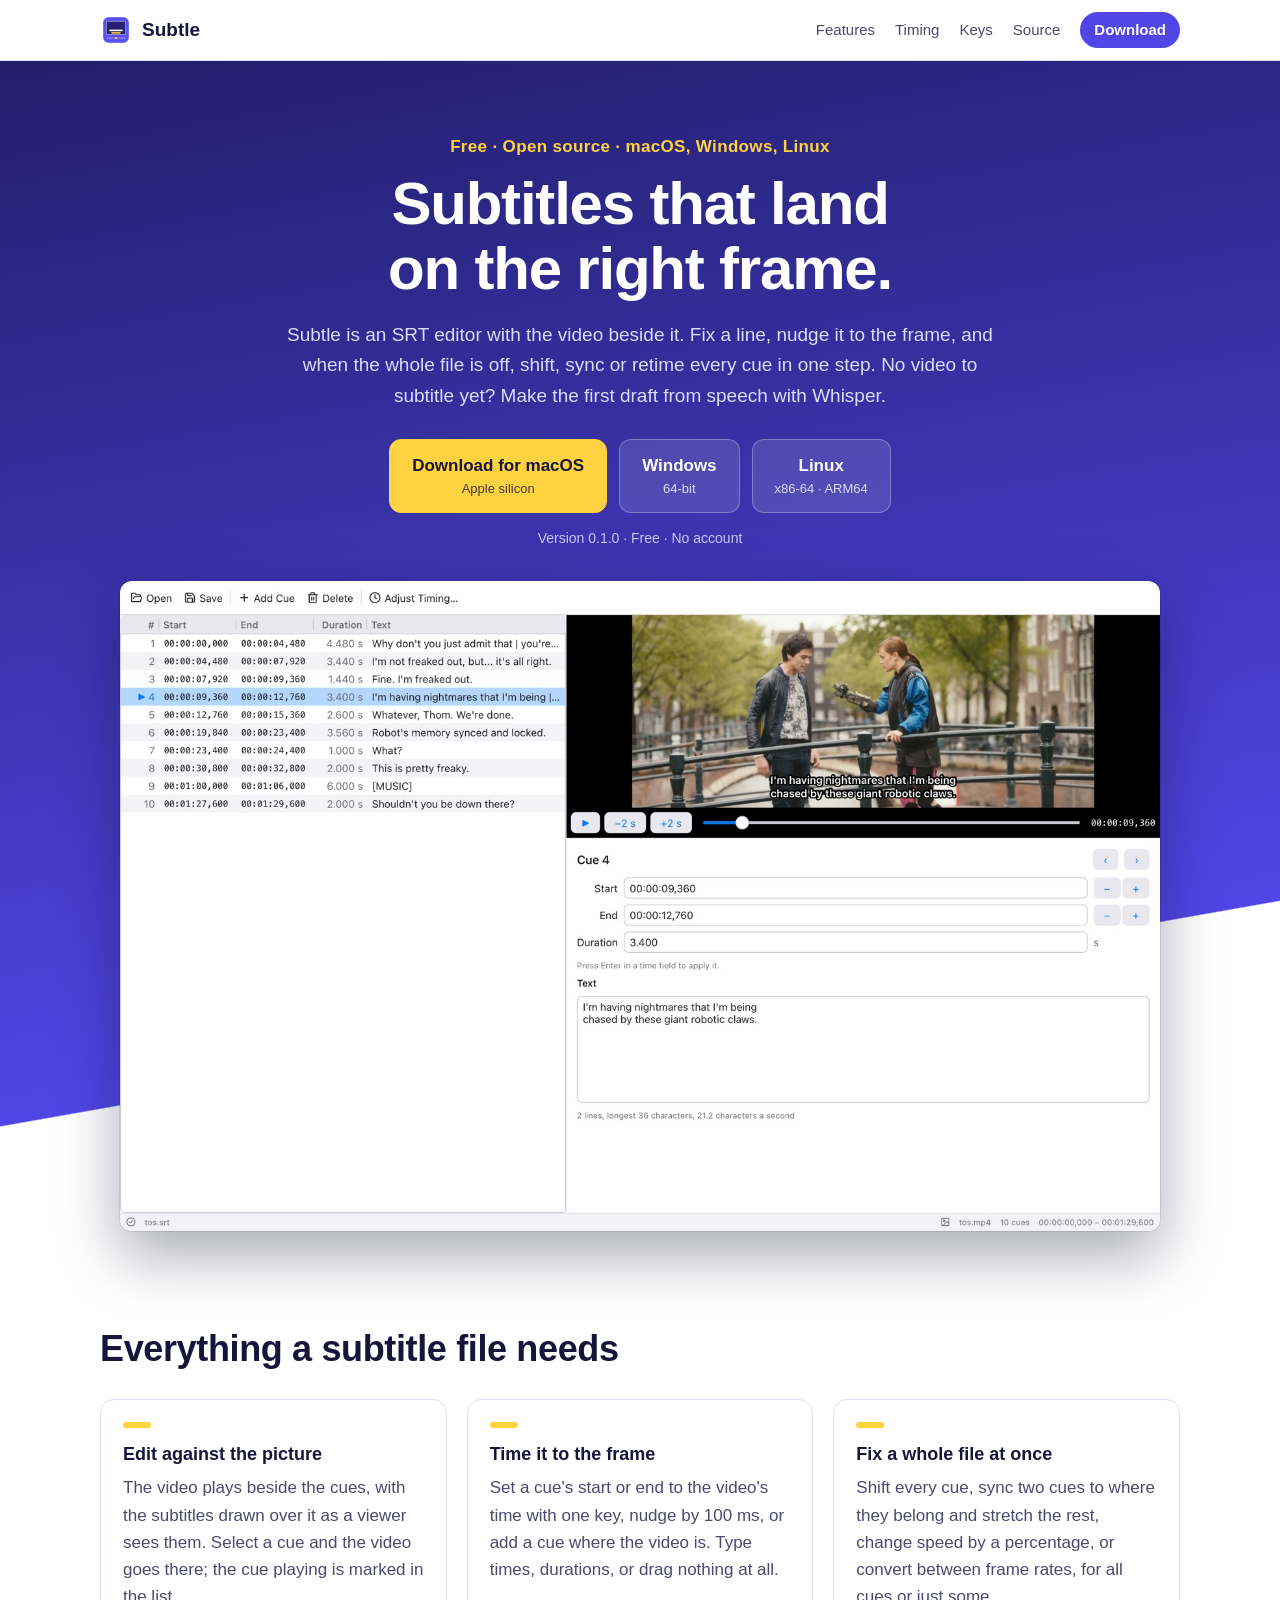
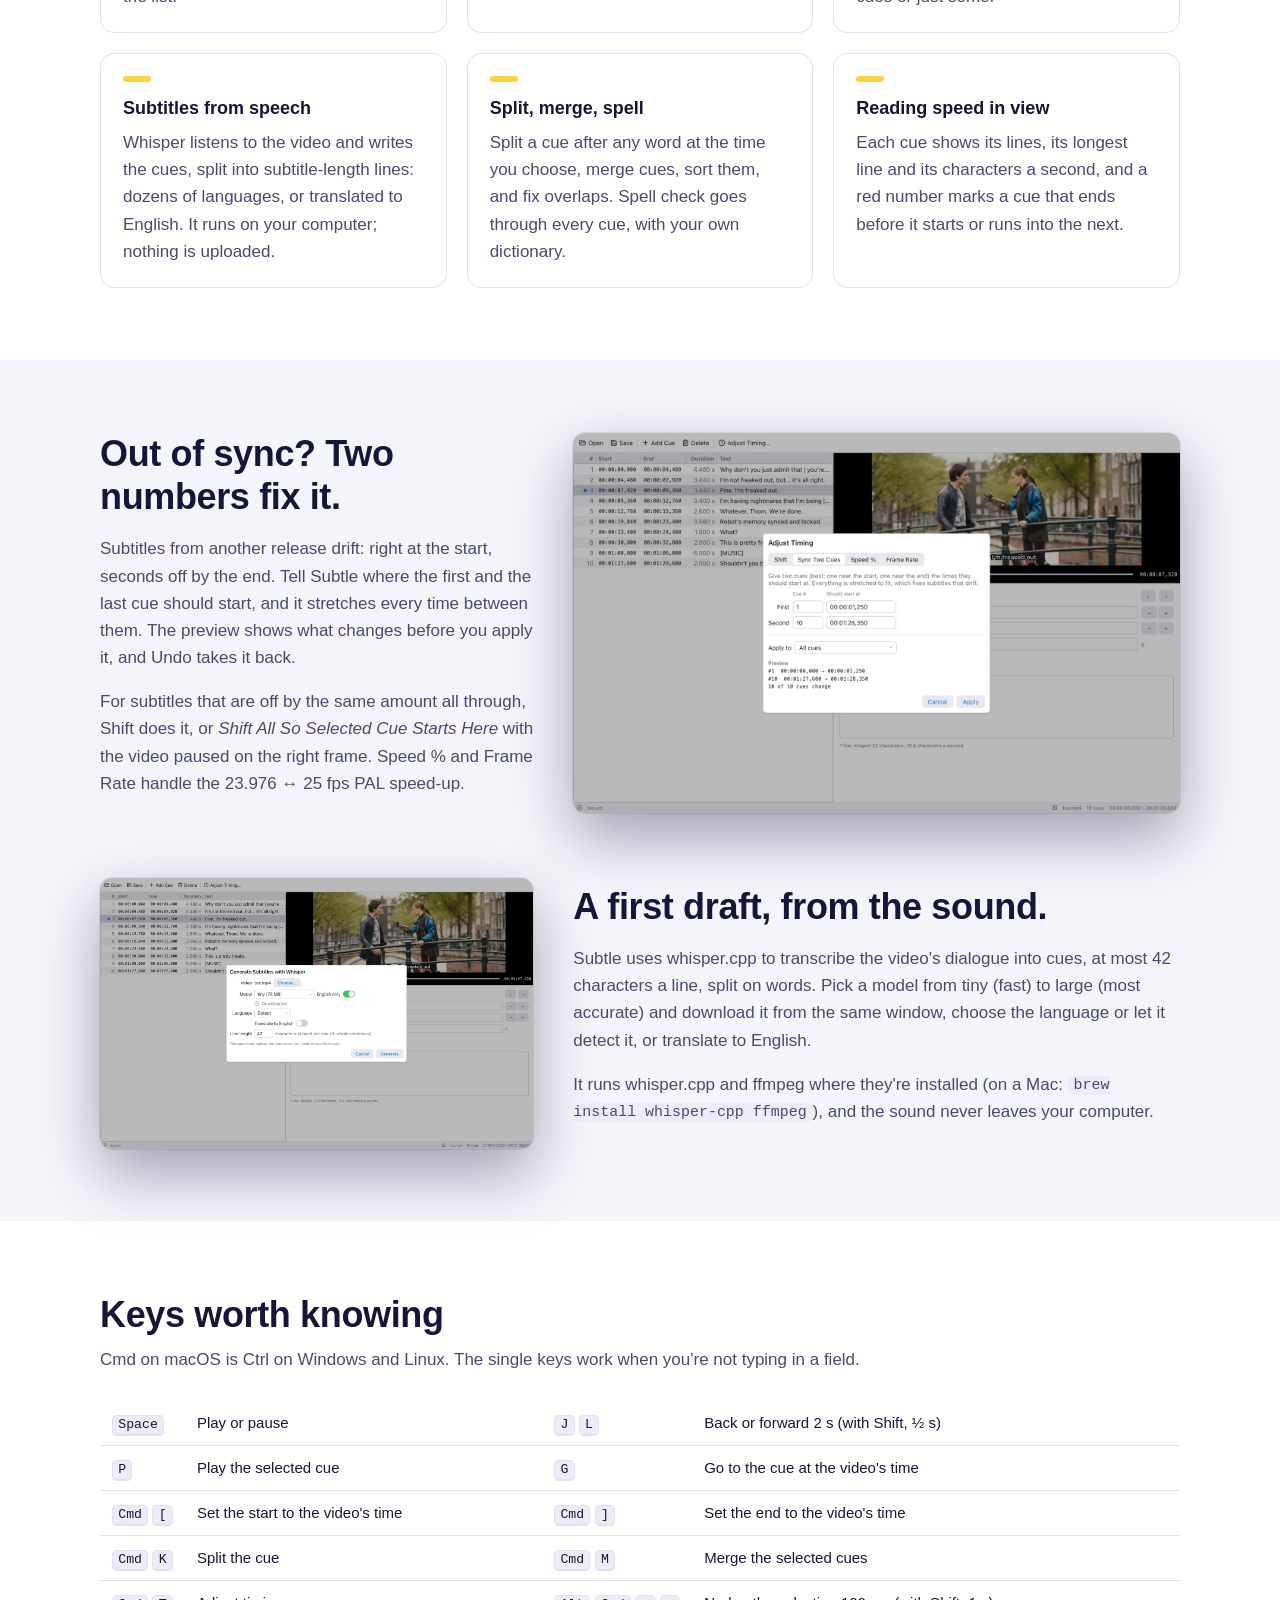
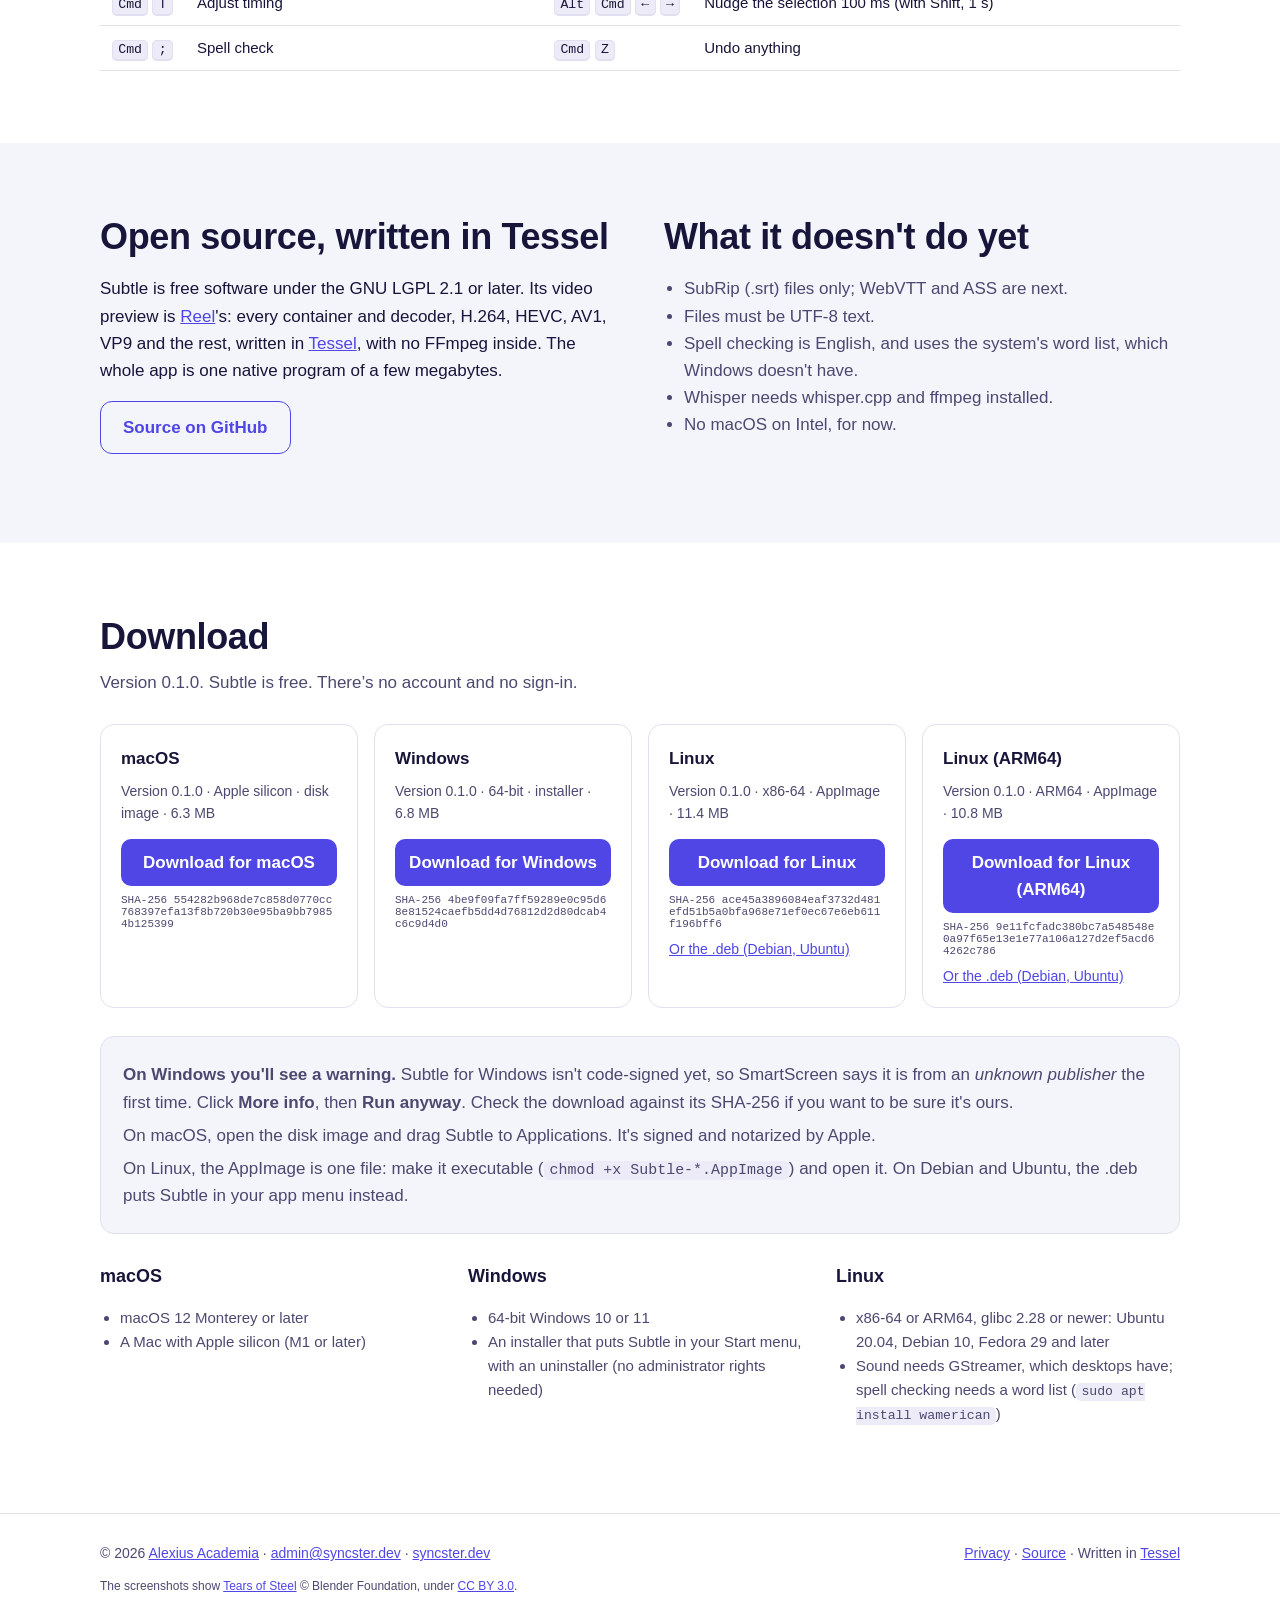
<file: website/index.html>
<!doctype html>
<!--
  Subtle's website. A static page: no build step, no dependencies.
  The download buttons and cards are filled from downloads.json, the
  release feed tools/publish.sh writes.

  Author: Alexius Academia
  Date: 2026-11-23 (download counting: 2026-11-23)
-->
<html lang="en">
<head>
  <meta charset="utf-8">
  <meta name="author" content="Alexius Academia">
  <meta name="viewport" content="width=device-width, initial-scale=1">
  <title>Subtle — an SRT subtitle editor with video preview</title>
  <meta name="description" content="Subtle is a free, open-source SRT subtitle editor for macOS, Windows and Linux: edit cues against the video, shift, sync and retime whole files, split and merge, spell check, and make subtitles from speech with Whisper.">
  <meta name="color-scheme" content="light dark">
  <meta name="theme-color" content="#231e6b">
  <meta property="og:title" content="Subtle — an SRT subtitle editor">
  <meta property="og:description" content="Edit subtitles against the video, fix their timing in one step, and make them from speech with Whisper. Free and open source, for macOS, Windows and Linux.">
  <meta property="og:image" content="https://subtle.syncster.dev/assets/main.jpg">
  <link rel="icon" type="image/png" href="assets/favicon.png">
  <link rel="apple-touch-icon" href="assets/apple-touch-icon.png">
  <link rel="stylesheet" href="styles.css">
</head>
<body>
  <header class="top">
    <div class="wrap bar">
      <a class="brand" href="#">
        <img src="assets/icon.png" alt="" width="32" height="32">
        <span>Subtle</span>
      </a>
      <nav>
        <a href="#features">Features</a>
        <a href="#timing">Timing</a>
        <a href="#keys">Keys</a>
        <a href="https://github.com/alexiusacademia/subtle">Source</a>
        <a class="pill" href="#download">Download</a>
      </nav>
    </div>
  </header>

  <main>
    <section class="hero">
      <div class="wrap">
        <p class="eyebrow">Free · Open source · macOS, Windows, Linux</p>
        <h1>Subtitles that land<br>on the right frame.</h1>
        <p class="lede">Subtle is an SRT editor with the video beside it. Fix a line, nudge it to the frame, and when the whole file is off, shift, sync or retime every cue in one step. No video to subtitle yet? Make the first draft from speech with Whisper.</p>
        <div class="hero-get">
          <a class="btn primary" id="hero-macos" href="#download">Download for macOS <small>Apple silicon</small></a>
          <a class="btn" id="hero-windows" href="#download">Windows <small>64-bit</small></a>
          <a class="btn" id="hero-linux" href="#download">Linux <small>x86-64 · ARM64</small></a>
        </div>
        <p class="fine" id="hero-version">Free · No account</p>
        <figure class="shot">
          <img src="assets/main.jpg" alt="Subtle with an SRT file open: the cues in a table, the video playing above the cue editor with the subtitle drawn over the picture, and the cue showing marked with a play arrow" width="1600" height="1000">
        </figure>
      </div>
    </section>

    <section class="features" id="features">
      <div class="wrap">
        <h2>Everything a subtitle file needs</h2>
        <div class="grid">
          <article>
            <h3>Edit against the picture</h3>
            <p>The video plays beside the cues, with the subtitles drawn over it as a viewer sees them. Select a cue and the video goes there; the cue playing is marked in the list.</p>
          </article>
          <article>
            <h3>Time it to the frame</h3>
            <p>Set a cue's start or end to the video's time with one key, nudge by 100 ms, or add a cue where the video is. Type times, durations, or drag nothing at all.</p>
          </article>
          <article>
            <h3>Fix a whole file at once</h3>
            <p>Shift every cue, sync two cues to where they belong and stretch the rest, change speed by a percentage, or convert between frame rates, for all cues or just some.</p>
          </article>
          <article>
            <h3>Subtitles from speech</h3>
            <p>Whisper listens to the video and writes the cues, split into subtitle-length lines: dozens of languages, or translated to English. It runs on your computer; nothing is uploaded.</p>
          </article>
          <article>
            <h3>Split, merge, spell</h3>
            <p>Split a cue after any word at the time you choose, merge cues, sort them, and fix overlaps. Spell check goes through every cue, with your own dictionary.</p>
          </article>
          <article>
            <h3>Reading speed in view</h3>
            <p>Each cue shows its lines, its longest line and its characters a second, and a red number marks a cue that ends before it starts or runs into the next.</p>
          </article>
        </div>
      </div>
    </section>

    <section class="tour band" id="timing">
      <div class="wrap">
        <div class="row">
          <div class="text">
            <h2>Out of sync? Two numbers fix it.</h2>
            <p>Subtitles from another release drift: right at the start, seconds off by the end. Tell Subtle where the first and the last cue should start, and it stretches every time between them. The preview shows what changes before you apply it, and Undo takes it back.</p>
            <p>For subtitles that are off by the same amount all through, Shift does it, or <em>Shift All So Selected Cue Starts Here</em> with the video paused on the right frame. Speed % and Frame Rate handle the 23.976 ↔ 25 fps PAL speed-up.</p>
          </div>
          <figure class="shot"><img src="assets/timing.jpg" alt="The Adjust Timing sheet with Sync Two Cues chosen: the first cue should start at 00:00:01,250 and the tenth at 00:01:28,350, with a preview of the change" width="1600" height="1000" loading="lazy"></figure>
        </div>
        <div class="row flip">
          <div class="text">
            <h2>A first draft, from the sound.</h2>
            <p>Subtle uses whisper.cpp to transcribe the video's dialogue into cues, at most 42 characters a line, split on words. Pick a model from tiny (fast) to large (most accurate) and download it from the same window, choose the language or let it detect it, or translate to English.</p>
            <p>It runs whisper.cpp and ffmpeg where they're installed (on a Mac: <code>brew install whisper-cpp ffmpeg</code>), and the sound never leaves your computer.</p>
          </div>
          <figure class="shot"><img src="assets/whisper.jpg" alt="The Generate Subtitles with Whisper sheet: the video, the tiny model downloaded, English only, language detection, translate to English and a 42-character line length" width="1600" height="1000" loading="lazy"></figure>
        </div>
      </div>
    </section>

    <section class="keys" id="keys">
      <div class="wrap">
        <h2>Keys worth knowing</h2>
        <p class="sub">Cmd on macOS is Ctrl on Windows and Linux. The single keys work when you're not typing in a field.</p>
        <table>
          <tbody>
            <tr><td><kbd>Space</kbd></td><td>Play or pause</td><td><kbd>J</kbd> <kbd>L</kbd></td><td>Back or forward 2 s (with Shift, ½ s)</td></tr>
            <tr><td><kbd>P</kbd></td><td>Play the selected cue</td><td><kbd>G</kbd></td><td>Go to the cue at the video's time</td></tr>
            <tr><td><kbd>Cmd</kbd> <kbd>[</kbd></td><td>Set the start to the video's time</td><td><kbd>Cmd</kbd> <kbd>]</kbd></td><td>Set the end to the video's time</td></tr>
            <tr><td><kbd>Cmd</kbd> <kbd>K</kbd></td><td>Split the cue</td><td><kbd>Cmd</kbd> <kbd>M</kbd></td><td>Merge the selected cues</td></tr>
            <tr><td><kbd>Cmd</kbd> <kbd>T</kbd></td><td>Adjust timing</td><td><kbd>Alt</kbd> <kbd>Cmd</kbd> <kbd>←</kbd> <kbd>→</kbd></td><td>Nudge the selection 100 ms (with Shift, 1 s)</td></tr>
            <tr><td><kbd>Cmd</kbd> <kbd>;</kbd></td><td>Spell check</td><td><kbd>Cmd</kbd> <kbd>Z</kbd></td><td>Undo anything</td></tr>
          </tbody>
        </table>
      </div>
    </section>

    <section class="open band" id="source">
      <div class="wrap two">
        <div>
          <h2>Open source, written in Tessel</h2>
          <p>Subtle is free software under the GNU LGPL 2.1 or later. Its video preview is <a href="https://reel.syncster.dev">Reel</a>'s: every container and decoder, H.264, HEVC, AV1, VP9 and the rest, written in <a href="https://tessel-lang.syncster.dev">Tessel</a>, with no FFmpeg inside. The whole app is one native program of a few megabytes.</p>
          <p><a class="btn" href="https://github.com/alexiusacademia/subtle">Source on GitHub</a></p>
        </div>
        <div>
          <h2>What it doesn't do yet</h2>
          <ul>
            <li>SubRip (.srt) files only; WebVTT and ASS are next.</li>
            <li>Files must be UTF-8 text.</li>
            <li>Spell checking is English, and uses the system's word list, which Windows doesn't have.</li>
            <li>Whisper needs whisper.cpp and ffmpeg installed.</li>
            <li>No macOS on Intel, for now.</li>
          </ul>
        </div>
      </div>
    </section>

    <section class="downloads" id="download">
      <div class="wrap">
        <h2>Download</h2>
        <p class="sub" id="version-line">Subtle is free. There's no account and no sign-in.</p>
        <div class="cards" id="cards">
          <!-- Filled by the script below from downloads.json -->
        </div>

        <div class="callout">
          <p><strong>On Windows you'll see a warning.</strong> Subtle for Windows isn't code-signed yet, so SmartScreen says it is from an <em>unknown publisher</em> the first time. Click <strong>More info</strong>, then <strong>Run anyway</strong>. Check the download against its SHA-256 if you want to be sure it's ours.</p>
          <p>On macOS, open the disk image and drag Subtle to Applications. It's signed and notarized by Apple.</p>
          <p>On Linux, the AppImage is one file: make it executable (<code>chmod +x Subtle-*.AppImage</code>) and open it. On Debian and Ubuntu, the .deb puts Subtle in your app menu instead.</p>
        </div>

        <div class="reqs">
          <div>
            <h3>macOS</h3>
            <ul>
              <li>macOS 12 Monterey or later</li>
              <li>A Mac with Apple silicon (M1 or later)</li>
            </ul>
          </div>
          <div>
            <h3>Windows</h3>
            <ul>
              <li>64-bit Windows 10 or 11</li>
              <li>An installer that puts Subtle in your Start menu, with an uninstaller (no administrator rights needed)</li>
            </ul>
          </div>
          <div>
            <h3>Linux</h3>
            <ul>
              <li>x86-64 or ARM64, glibc 2.28 or newer: Ubuntu 20.04, Debian 10, Fedora 29 and later</li>
              <li>Sound needs GStreamer, which desktops have; spell checking needs a word list (<code>sudo apt install wamerican</code>)</li>
            </ul>
          </div>
        </div>
      </div>
    </section>
  </main>

  <footer>
    <div class="wrap foot">
      <span>© 2026 <a href="https://syncster.dev" rel="author">Alexius Academia</a> · <a href="mailto:admin@syncster.dev">admin@syncster.dev</a> · <a href="https://syncster.dev">syncster.dev</a></span>
      <span><a href="privacy.html">Privacy</a> · <a href="https://github.com/alexiusacademia/subtle">Source</a> · Written in <a href="https://tessel-lang.syncster.dev">Tessel</a></span>
    </div>
    <p class="wrap credit">The screenshots show <a href="https://mango.blender.org">Tears of Steel</a> © Blender Foundation, under <a href="https://creativecommons.org/licenses/by/3.0/">CC BY 3.0</a>.</p>
  </footer>

  <script>
    // The download buttons. downloads.json is the release feed: for each
    // system its newest version, link, checksum and size (and on Linux the
    // .deb beside the AppImage). A system without a link says "Coming soon".
    const platforms = [
      { key: 'macos', name: 'macOS', hint: 'Apple silicon · disk image', hero: 'hero-macos' },
      { key: 'windows', name: 'Windows', hint: '64-bit · installer', hero: 'hero-windows' },
      { key: 'linux', name: 'Linux', hint: 'x86-64 · AppImage', hero: 'hero-linux' },
      { key: 'linux_arm64', name: 'Linux (ARM64)', hint: 'ARM64 · AppImage', hero: '' },
    ]

    function render(data) {
      data = data && typeof data === 'object' ? data : {}
      const cards = document.getElementById('cards')
      cards.innerHTML = ''
      let shown = ''
      for (const p of platforms) {
        const link = data[p.key] || {}
        const ready = typeof link.url === 'string' && link.url !== ''
        const card = document.createElement('div')
        card.className = 'card'
        const title = document.createElement('strong')
        title.textContent = p.name
        const meta = document.createElement('span')
        meta.className = 'meta'
        const parts = []
        if (ready && link.version) parts.push('Version ' + link.version)
        parts.push(p.hint)
        if (ready && link.size > 0) parts.push((link.size / 1048576).toFixed(1) + ' MB')
        meta.textContent = parts.join(' · ')
        card.append(title, meta)
        if (ready) {
          const get = document.createElement('a')
          get.className = 'get'
          get.href = link.url
          get.textContent = 'Download for ' + p.name
          card.append(get)
          if (link.sha256) {
            const sum = document.createElement('span')
            sum.className = 'sum'
            sum.textContent = 'SHA-256 ' + link.sha256
            card.append(sum)
          }
          if (link.deb) {
            const other = document.createElement('a')
            other.href = link.deb
            other.textContent = 'Or the .deb (Debian, Ubuntu)'
            card.append(other)
          }
          if (!shown) shown = link.version
        } else {
          const soon = document.createElement('span')
          soon.className = 'soon'
          soon.textContent = 'Coming soon'
          card.append(soon)
        }
        cards.append(card)
        const hero = p.hero ? document.getElementById(p.hero) : null
        if (hero && ready) hero.href = link.url
      }
      if (shown) {
        document.getElementById('hero-version').textContent = 'Version ' + shown + ' · Free · No account'
        document.getElementById('version-line').textContent = 'Version ' + shown + '. Subtle is free. There’s no account and no sign-in.'
      }
    }

    render({})
    fetch('downloads.json', { cache: 'no-cache' })
      .then(r => r.ok ? r.json() : {})
      .then(render)
      .catch(() => {})

    // Counts a download: pressing a link to a download tells the statistics
    // service which product, version and system, and nothing about the
    // visitor (see the privacy page).
    document.addEventListener('click', (event) => {
      const link = event.target.closest ? event.target.closest('a[href]') : null
      if (!link) return
      const found = /storage\.googleapis\.com\/subtle-downloads\/(?:.*\/)?v?(\d+(?:\.\d+)+)\/[^/]+\.(dmg|exe|AppImage|deb)$/.exec(link.href)
      if (!found) return
      const system = found[2] === 'exe' ? 'windows' : /AppImage|deb/.test(found[2]) ? 'linux' : 'macos'
      const ping = 'https://stats.syncster.dev/v1/ping?app=subtle&type=download&v=' + found[1] + '&os=' + system
      if (navigator.sendBeacon) navigator.sendBeacon(ping)
      else new Image().src = ping
    })
  </script>
</body>
</html>
</file>
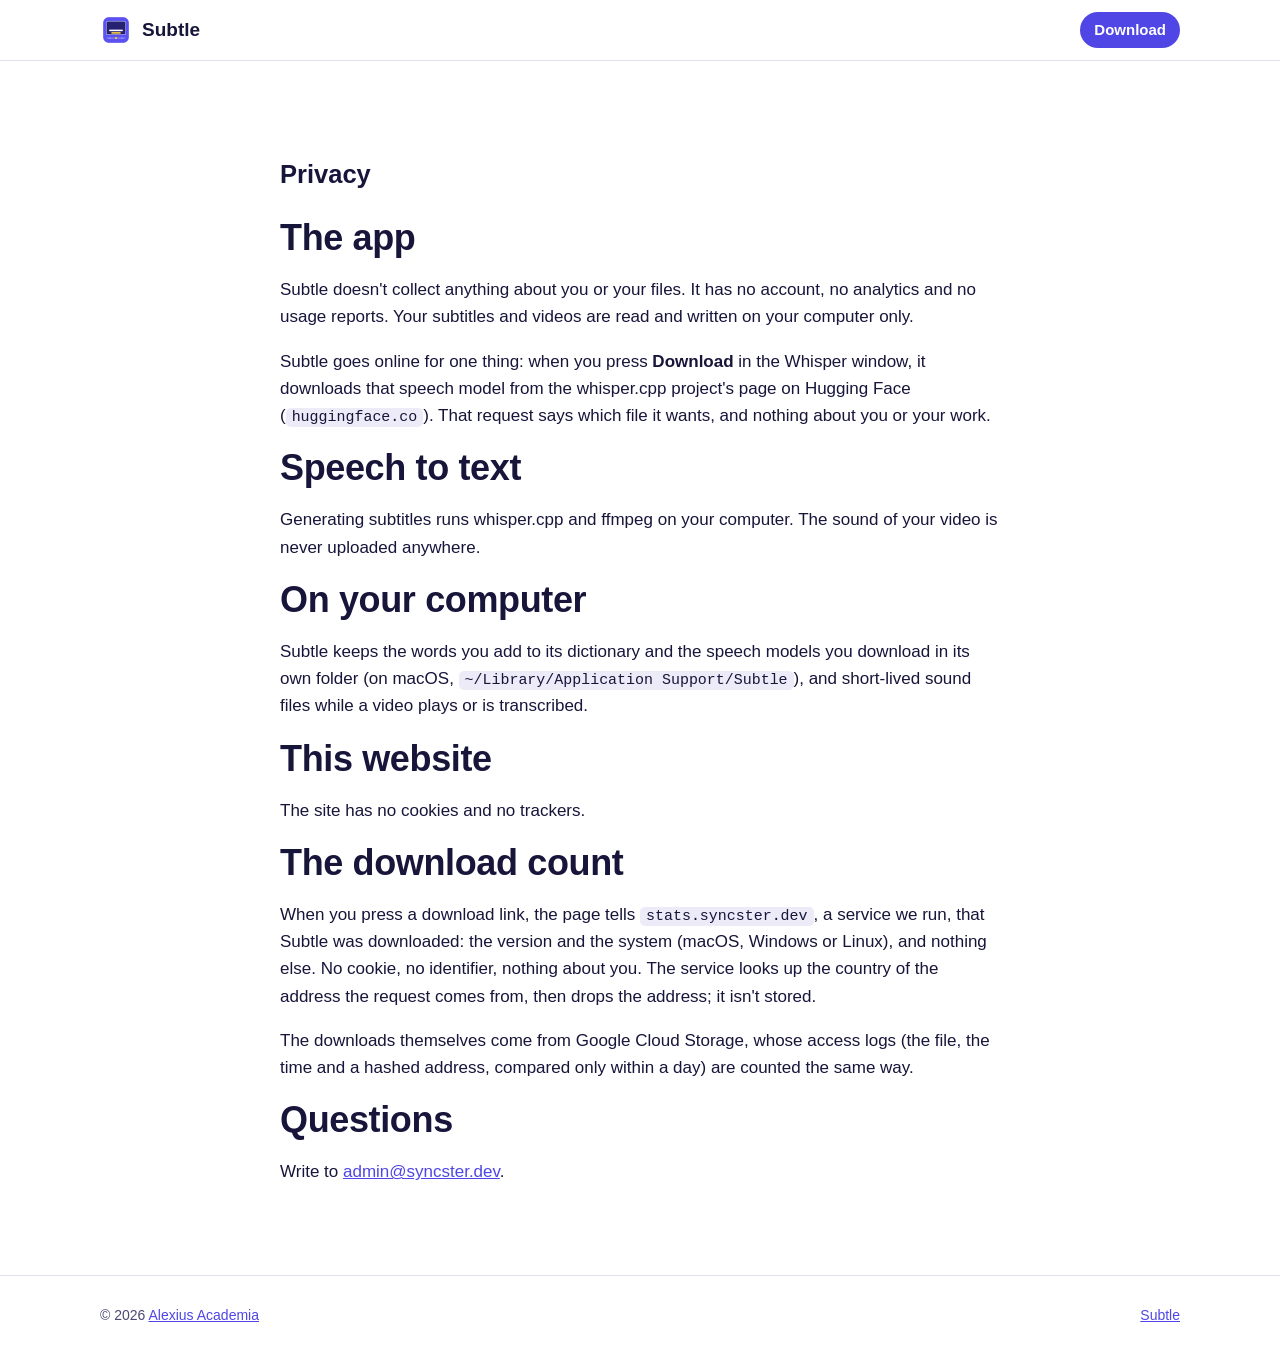
<file: website/privacy.html>
<!doctype html>
<!--
  Subtle's privacy page. Author: Alexius Academia. Date: 2026-11-23
-->
<html lang="en">
<head>
  <meta charset="utf-8">
  <meta name="viewport" content="width=device-width, initial-scale=1">
  <title>Privacy — Subtle</title>
  <meta name="color-scheme" content="light dark">
  <link rel="icon" type="image/png" href="assets/favicon.png">
  <link rel="stylesheet" href="styles.css">
</head>
<body>
  <header class="top">
    <div class="wrap bar">
      <a class="brand" href="./"><img src="assets/icon.png" alt="" width="32" height="32"><span>Subtle</span></a>
      <nav><a class="pill" href="./#download">Download</a></nav>
    </div>
  </header>
  <main>
    <section>
      <div class="wrap" style="max-width: 760px">
        <h1>Privacy</h1>
        <h2>The app</h2>
        <p>Subtle doesn't collect anything about you or your files. It has no account, no analytics and no usage reports. Your subtitles and videos are read and written on your computer only.</p>
        <p>Subtle goes online for one thing: when you press <strong>Download</strong> in the Whisper window, it downloads that speech model from the whisper.cpp project's page on Hugging Face (<code>huggingface.co</code>). That request says which file it wants, and nothing about you or your work.</p>
        <h2>Speech to text</h2>
        <p>Generating subtitles runs whisper.cpp and ffmpeg on your computer. The sound of your video is never uploaded anywhere.</p>
        <h2>On your computer</h2>
        <p>Subtle keeps the words you add to its dictionary and the speech models you download in its own folder (on macOS, <code>~/Library/Application Support/Subtle</code>), and short-lived sound files while a video plays or is transcribed.</p>
        <h2>This website</h2>
        <p>The site has no cookies and no trackers.</p>
        <h2>The download count</h2>
        <p>When you press a download link, the page tells <code>stats.syncster.dev</code>, a service we run, that Subtle was downloaded: the version and the system (macOS, Windows or Linux), and nothing else. No cookie, no identifier, nothing about you. The service looks up the country of the address the request comes from, then drops the address; it isn't stored.</p>
        <p>The downloads themselves come from Google Cloud Storage, whose access logs (the file, the time and a hashed address, compared only within a day) are counted the same way.</p>
        <h2>Questions</h2>
        <p>Write to <a href="mailto:admin@syncster.dev">admin@syncster.dev</a>.</p>
      </div>
    </section>
  </main>
  <footer><div class="wrap foot"><span>© 2026 <a href="https://syncster.dev">Alexius Academia</a></span><span><a href="./">Subtle</a></span></div></footer>
</body>
</html>
</file>
<file: website/styles.css>
/* Subtle's website: the icon's indigo and caption yellow, light and dark.
   Author: Alexius Academia. Date: 2026-11-23 */
:root {
  --bg: #ffffff;
  --bg-band: #f4f4fb;
  --ink: #17153a;
  --ink-soft: #4b4970;
  --line: #e1e0f0;
  --brand: #4f46e5;
  --brand-ink: #ffffff;
  --accent: #ffd23f;
  --card: #ffffff;
  --code: #ecebf7;
  --hero-from: #231e6b;
  --hero-to: #4f46e5;
}
@media (prefers-color-scheme: dark) {
  :root {
    --bg: #0f0e24;
    --bg-band: #16143a;
    --ink: #ecebff;
    --ink-soft: #aeacd6;
    --line: #2b2860;
    --brand: #7b74ff;
    --brand-ink: #0f0e24;
    --card: #1a1842;
    --code: #24215a;
    --hero-from: #0f0e24;
    --hero-to: #2b2491;
  }
}
* { box-sizing: border-box; }
html { scroll-behavior: smooth; }
body {
  margin: 0;
  background: var(--bg);
  color: var(--ink);
  font: 17px/1.6 -apple-system, BlinkMacSystemFont, "Segoe UI", Inter, Roboto, sans-serif;
}
a { color: var(--brand); }
code, kbd {
  font: 0.88em ui-monospace, SFMono-Regular, Menlo, Consolas, monospace;
  background: var(--code);
  padding: 0.1em 0.4em;
  border-radius: 5px;
}
kbd { border: 1px solid var(--line); border-bottom-width: 2px; white-space: nowrap; }
.wrap { max-width: 1120px; margin: 0 auto; padding: 0 20px; }

.top {
  position: sticky; top: 0; z-index: 10;
  background: color-mix(in srgb, var(--bg) 88%, transparent);
  backdrop-filter: saturate(1.4) blur(12px);
  border-bottom: 1px solid var(--line);
}
.bar { display: flex; align-items: center; justify-content: space-between; height: 60px; gap: 16px; }
.brand { display: flex; align-items: center; gap: 10px; font-weight: 700; font-size: 19px; color: var(--ink); text-decoration: none; }
nav { display: flex; align-items: center; gap: 20px; font-size: 15px; }
nav a { color: var(--ink-soft); text-decoration: none; }
nav a:hover { color: var(--ink); }
nav .pill { background: var(--brand); color: var(--brand-ink); padding: 6px 14px; border-radius: 999px; font-weight: 600; }
@media (max-width: 720px) { nav a:not(.pill) { display: none; } }

.hero {
  background: linear-gradient(170deg, var(--hero-from), var(--hero-to) 75%, var(--bg) 75.1%);
  color: #fff;
  padding: 72px 0 24px;
  text-align: center;
}
.eyebrow { color: var(--accent); font-weight: 600; letter-spacing: 0.02em; margin: 0 0 12px; }
.hero h1 { font-size: clamp(34px, 6vw, 60px); line-height: 1.08; margin: 0 0 18px; letter-spacing: -0.02em; }
.lede { max-width: 720px; margin: 0 auto 28px; font-size: 19px; color: #dcdbff; }
.hero-get { display: flex; gap: 12px; justify-content: center; flex-wrap: wrap; }
.btn {
  display: inline-flex; flex-direction: column; align-items: center;
  padding: 12px 22px; border-radius: 12px; font-weight: 600; text-decoration: none;
  background: rgba(255, 255, 255, 0.12); color: inherit; border: 1px solid rgba(255, 255, 255, 0.28);
}
.btn small { font-weight: 400; opacity: 0.8; font-size: 13px; }
.btn.primary { background: var(--accent); color: #17153a; border-color: var(--accent); }
.open .btn { color: var(--brand); border-color: var(--brand); background: transparent; }
.fine { font-size: 14px; color: #c7c5f5; margin: 14px 0 32px; }
.shot { margin: 0; }
.shot img {
  width: 100%; height: auto; display: block;
  border-radius: 12px;
  box-shadow: 0 24px 60px rgba(10, 8, 40, 0.35), 0 0 0 1px rgba(0, 0, 0, 0.08);
}
.hero .shot { max-width: 1040px; margin: 0 auto; }

section { padding: 72px 0; }
.band { background: var(--bg-band); }
h2 { font-size: clamp(26px, 3.4vw, 36px); line-height: 1.2; margin: 0 0 16px; letter-spacing: -0.01em; }
h3 { margin: 0 0 6px; font-size: 18px; }
.sub { color: var(--ink-soft); margin: -6px 0 28px; }

.grid { display: grid; grid-template-columns: repeat(auto-fit, minmax(300px, 1fr)); gap: 20px; margin-top: 28px; }
.grid article { background: var(--card); border: 1px solid var(--line); border-radius: 14px; padding: 22px; }
.grid article h3::before { content: ""; display: block; width: 28px; height: 6px; border-radius: 3px; background: var(--accent); margin-bottom: 12px; }
.grid p { margin: 0; color: var(--ink-soft); }

.row { display: grid; grid-template-columns: 5fr 7fr; gap: 40px; align-items: center; }
.row + .row { margin-top: 64px; }
.row.flip .text { order: 2; }
.text p { color: var(--ink-soft); }
@media (max-width: 860px) { .row { grid-template-columns: 1fr; } .row.flip .text { order: 0; } }

.keys table { width: 100%; border-collapse: collapse; font-size: 15px; }
.keys td { padding: 10px 12px; border-bottom: 1px solid var(--line); vertical-align: top; }
.keys td:nth-child(odd) { white-space: nowrap; width: 1%; }
@media (max-width: 720px) {
  .keys tr { display: grid; grid-template-columns: auto 1fr; }
  .keys td:nth-child(odd) { width: auto; }
}

.two { display: grid; grid-template-columns: 1fr 1fr; gap: 48px; }
.two ul { padding-left: 20px; color: var(--ink-soft); }
@media (max-width: 860px) { .two { grid-template-columns: 1fr; } }

.cards { display: grid; grid-template-columns: repeat(auto-fit, minmax(240px, 1fr)); gap: 16px; }
.card { display: flex; flex-direction: column; gap: 8px; background: var(--card); border: 1px solid var(--line); border-radius: 14px; padding: 20px; }
.card .meta { color: var(--ink-soft); font-size: 14px; }
.card .get { background: var(--brand); color: var(--brand-ink); text-align: center; padding: 10px; border-radius: 10px; font-weight: 600; text-decoration: none; margin-top: 6px; }
.card .sum { font: 11px ui-monospace, Menlo, monospace; color: var(--ink-soft); word-break: break-all; }
.card a:not(.get) { font-size: 14px; }
.card .soon { color: var(--ink-soft); font-style: italic; }
.callout { margin: 28px 0; padding: 18px 22px; border-radius: 14px; background: var(--bg-band); border: 1px solid var(--line); }
.callout p { margin: 6px 0; color: var(--ink-soft); }
.reqs { display: grid; grid-template-columns: repeat(auto-fit, minmax(260px, 1fr)); gap: 24px; }
.reqs ul { padding-left: 20px; color: var(--ink-soft); font-size: 15px; }

footer { border-top: 1px solid var(--line); padding: 28px 0; font-size: 14px; color: var(--ink-soft); }
.foot { display: flex; justify-content: space-between; flex-wrap: wrap; gap: 10px; }
.credit { margin: 12px auto 0; font-size: 12px; }
</file>
